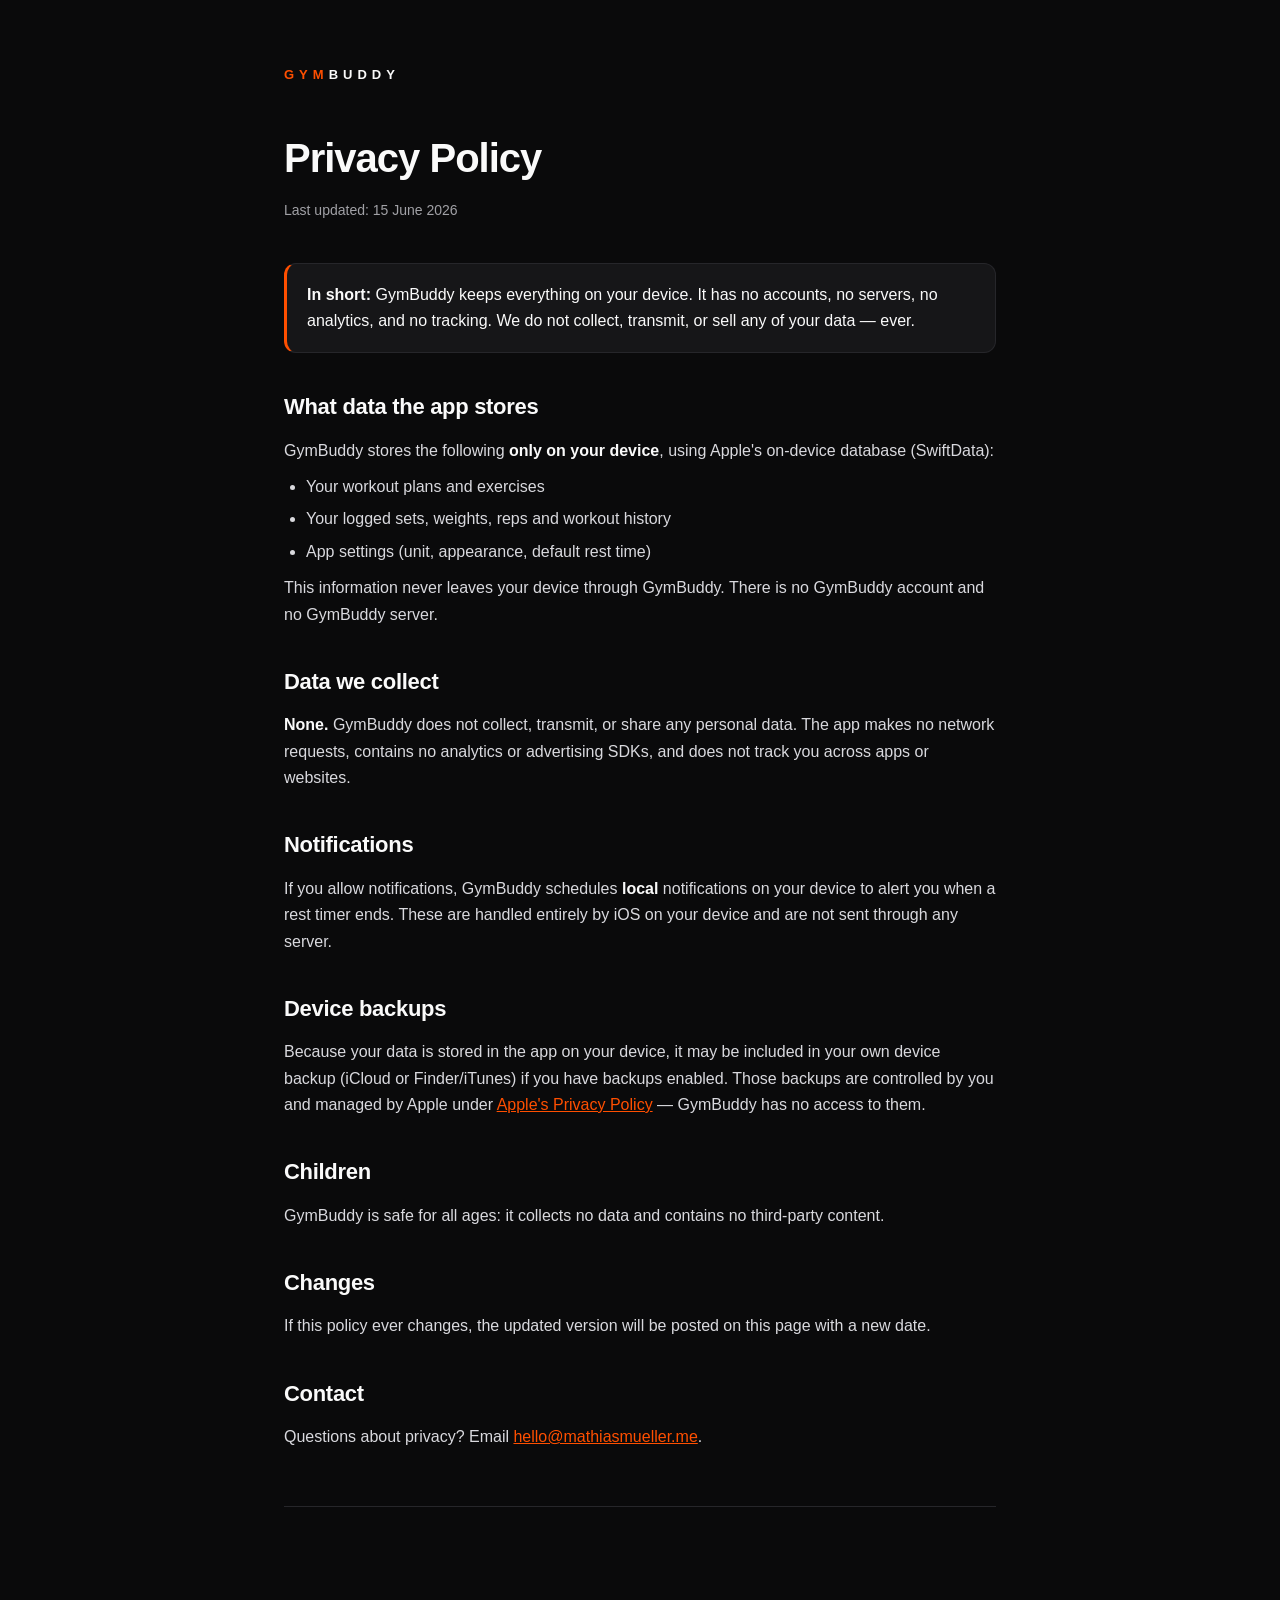
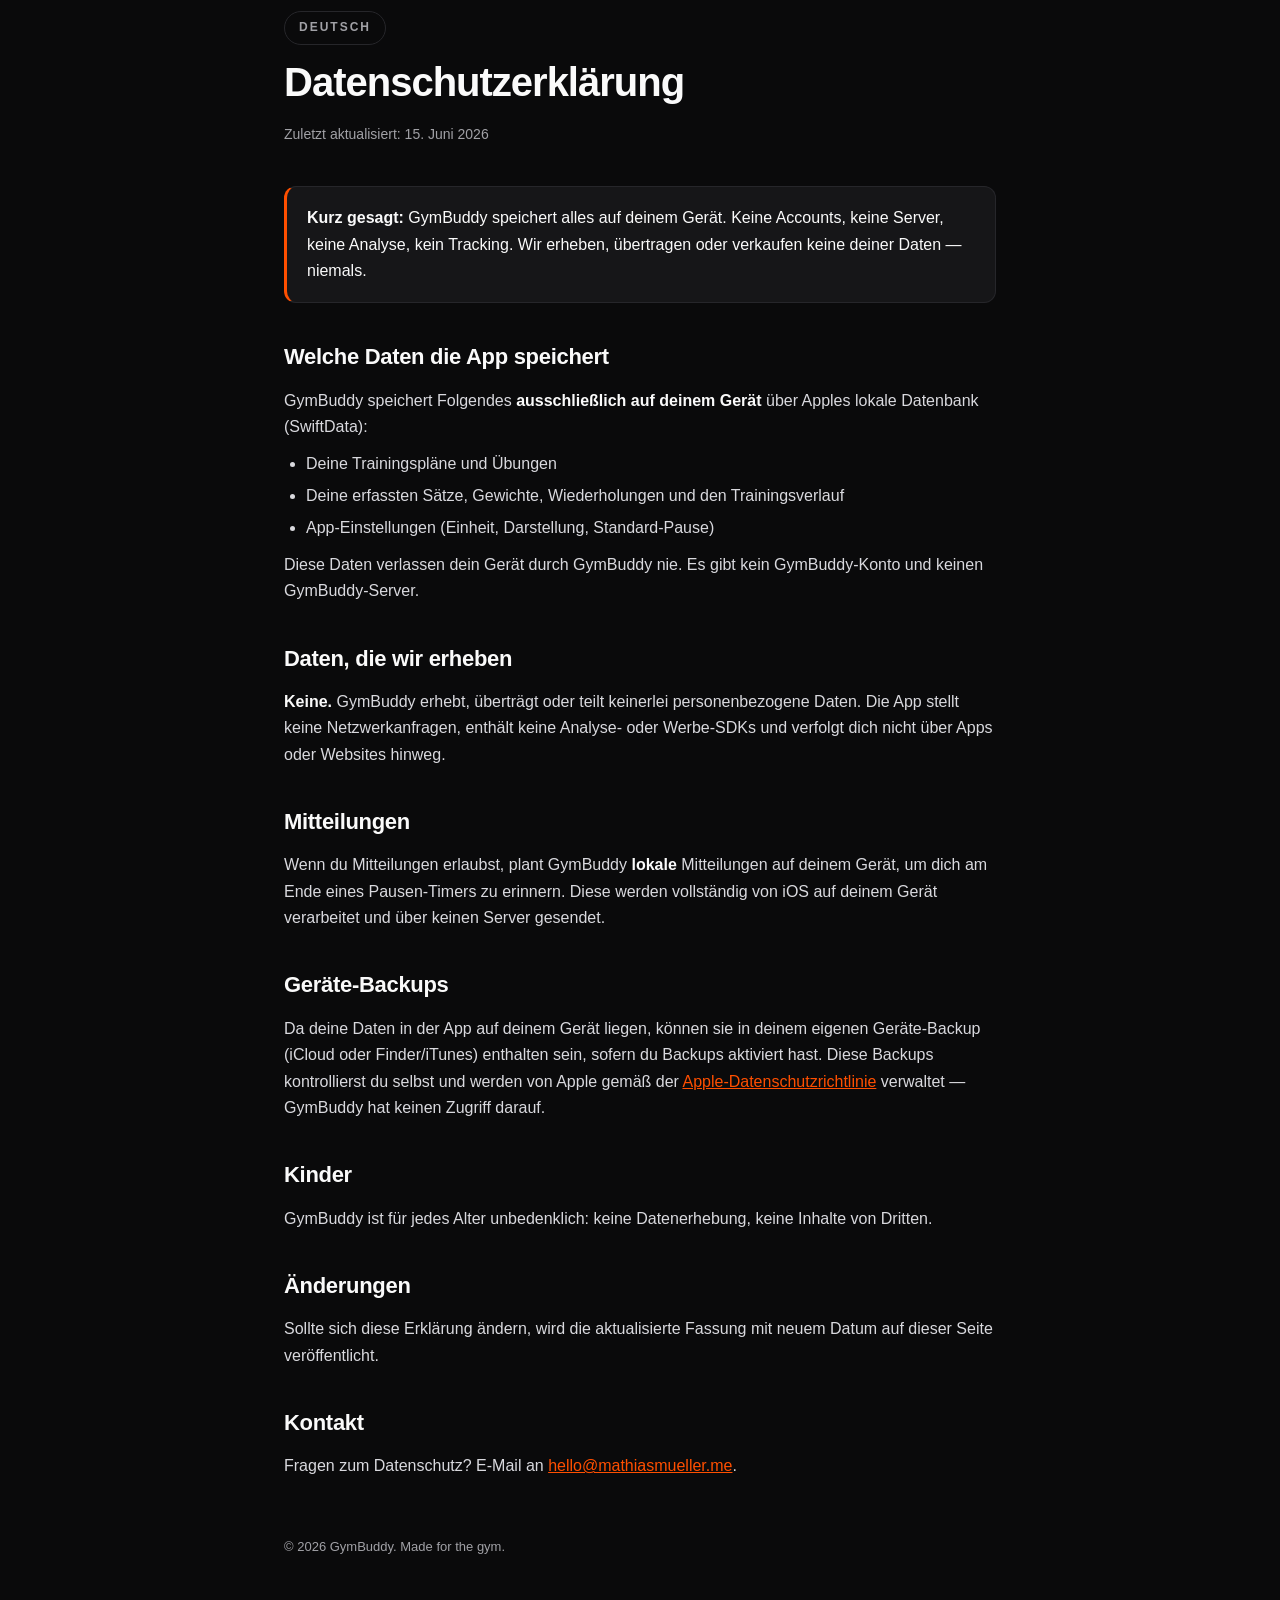
<file: docs/privacy/index.html>
<!DOCTYPE html>
<html lang="en">

<head>
  <meta charset="UTF-8">
  <meta name="viewport" content="width=device-width, initial-scale=1.0">
  <title>GymBuddy — Privacy Policy</title>
  <style>
    :root {
      --bg: #0A0A0B;
      --surface: #161618;
      --accent: #FF4F00;
      --txt: #FAFAFA;
      --txt2: #A1A1A6;
      --line: #26262a;
    }

    * {
      margin: 0;
      padding: 0;
      box-sizing: border-box
    }

    body {
      background: var(--bg);
      color: var(--txt);
      font-family: -apple-system, BlinkMacSystemFont, "Segoe UI", Roboto, sans-serif;
      line-height: 1.65;
      -webkit-font-smoothing: antialiased
    }

    .wrap {
      max-width: 760px;
      margin: 0 auto;
      padding: 64px 24px 96px
    }

    .brand {
      font-size: 13px;
      font-weight: 900;
      letter-spacing: 5px;
      margin-bottom: 40px
    }

    .brand b {
      color: var(--accent)
    }

    h1 {
      font-size: 40px;
      font-weight: 900;
      letter-spacing: -1px;
      margin-bottom: 8px
    }

    .date {
      color: var(--txt2);
      font-size: 14px;
      margin-bottom: 40px
    }

    h2 {
      font-size: 22px;
      font-weight: 800;
      margin: 36px 0 12px;
      letter-spacing: -.3px
    }

    p,
    li {
      color: #d9d9de;
      font-size: 16px
    }

    ul {
      padding-left: 22px;
      margin: 10px 0
    }

    li {
      margin: 6px 0
    }

    strong {
      color: var(--txt)
    }

    .tldr {
      background: var(--surface);
      border: 1px solid var(--line);
      border-left: 3px solid var(--accent);
      border-radius: 12px;
      padding: 18px 20px;
      margin: 8px 0 8px
    }

    a {
      color: var(--accent)
    }

    .lang {
      display: inline-block;
      font-size: 12px;
      font-weight: 800;
      letter-spacing: 2px;
      text-transform: uppercase;
      color: var(--txt2);
      border: 1px solid var(--line);
      border-radius: 99px;
      padding: 6px 14px;
      margin: 48px 0 4px
    }

    hr {
      border: none;
      border-top: 1px solid var(--line);
      margin: 56px 0
    }

    footer {
      color: var(--txt2);
      font-size: 13px;
      margin-top: 56px
    }
  </style>
</head>

<body>
  <div class="wrap">
    <div class="brand"><b>GYM</b>BUDDY</div>

    <!-- ============ ENGLISH ============ -->
    <h1>Privacy Policy</h1>
    <p class="date">Last updated: 15 June 2026</p>

    <div class="tldr">
      <strong>In short:</strong> GymBuddy keeps everything on your device. It has no accounts, no servers,
      no analytics, and no tracking. We do not collect, transmit, or sell any of your data — ever.
    </div>

    <h2>What data the app stores</h2>
    <p>GymBuddy stores the following <strong>only on your device</strong>, using Apple's on-device database (SwiftData):
    </p>
    <ul>
      <li>Your workout plans and exercises</li>
      <li>Your logged sets, weights, reps and workout history</li>
      <li>App settings (unit, appearance, default rest time)</li>
    </ul>
    <p>This information never leaves your device through GymBuddy. There is no GymBuddy account and no GymBuddy server.
    </p>

    <h2>Data we collect</h2>
    <p><strong>None.</strong> GymBuddy does not collect, transmit, or share any personal data. The app makes no
      network requests, contains no analytics or advertising SDKs, and does not track you across apps or websites.</p>

    <h2>Notifications</h2>
    <p>If you allow notifications, GymBuddy schedules <strong>local</strong> notifications on your device to alert you
      when a rest timer ends. These are handled entirely by iOS on your device and are not sent through any server.</p>

    <h2>Device backups</h2>
    <p>Because your data is stored in the app on your device, it may be included in your own device backup
      (iCloud or Finder/iTunes) if you have backups enabled. Those backups are controlled by you and managed by Apple
      under <a href="https://www.apple.com/legal/privacy/">Apple's Privacy Policy</a> — GymBuddy has no access to them.
    </p>

    <h2>Children</h2>
    <p>GymBuddy is safe for all ages: it collects no data and contains no third-party content.</p>

    <h2>Changes</h2>
    <p>If this policy ever changes, the updated version will be posted on this page with a new date.</p>

    <h2>Contact</h2>
    <p>Questions about privacy? Email <a
        href="mailto:hello@mathiasmueller.me">hello@mathiasmueller.me</a>.</p>

    <hr>

    <!-- ============ DEUTSCH ============ -->
    <span class="lang">Deutsch</span>
    <h1>Datenschutzerklärung</h1>
    <p class="date">Zuletzt aktualisiert: 15. Juni 2026</p>

    <div class="tldr">
      <strong>Kurz gesagt:</strong> GymBuddy speichert alles auf deinem Gerät. Keine Accounts, keine Server,
      keine Analyse, kein Tracking. Wir erheben, übertragen oder verkaufen keine deiner Daten — niemals.
    </div>

    <h2>Welche Daten die App speichert</h2>
    <p>GymBuddy speichert Folgendes <strong>ausschließlich auf deinem Gerät</strong> über Apples lokale Datenbank
      (SwiftData):</p>
    <ul>
      <li>Deine Trainingspläne und Übungen</li>
      <li>Deine erfassten Sätze, Gewichte, Wiederholungen und den Trainingsverlauf</li>
      <li>App-Einstellungen (Einheit, Darstellung, Standard-Pause)</li>
    </ul>
    <p>Diese Daten verlassen dein Gerät durch GymBuddy nie. Es gibt kein GymBuddy-Konto und keinen GymBuddy-Server.</p>

    <h2>Daten, die wir erheben</h2>
    <p><strong>Keine.</strong> GymBuddy erhebt, überträgt oder teilt keinerlei personenbezogene Daten. Die App stellt
      keine Netzwerkanfragen, enthält keine Analyse- oder Werbe-SDKs und verfolgt dich nicht über Apps oder Websites
      hinweg.</p>

    <h2>Mitteilungen</h2>
    <p>Wenn du Mitteilungen erlaubst, plant GymBuddy <strong>lokale</strong> Mitteilungen auf deinem Gerät, um dich am
      Ende eines Pausen-Timers zu erinnern. Diese werden vollständig von iOS auf deinem Gerät verarbeitet und über
      keinen Server gesendet.</p>

    <h2>Geräte-Backups</h2>
    <p>Da deine Daten in der App auf deinem Gerät liegen, können sie in deinem eigenen Geräte-Backup (iCloud oder
      Finder/iTunes) enthalten sein, sofern du Backups aktiviert hast. Diese Backups kontrollierst du selbst und werden
      von Apple gemäß der <a href="https://www.apple.com/legal/privacy/">Apple-Datenschutzrichtlinie</a> verwaltet —
      GymBuddy hat keinen Zugriff darauf.</p>

    <h2>Kinder</h2>
    <p>GymBuddy ist für jedes Alter unbedenklich: keine Datenerhebung, keine Inhalte von Dritten.</p>

    <h2>Änderungen</h2>
    <p>Sollte sich diese Erklärung ändern, wird die aktualisierte Fassung mit neuem Datum auf dieser Seite
      veröffentlicht.</p>

    <h2>Kontakt</h2>
    <p>Fragen zum Datenschutz? E-Mail an <a href="mailto:hello@mathiasmueller.me">hello@mathiasmueller.me</a>.</p>

    <footer>© 2026 GymBuddy. Made for the gym.</footer>
  </div>
</body>

</html>
</file>
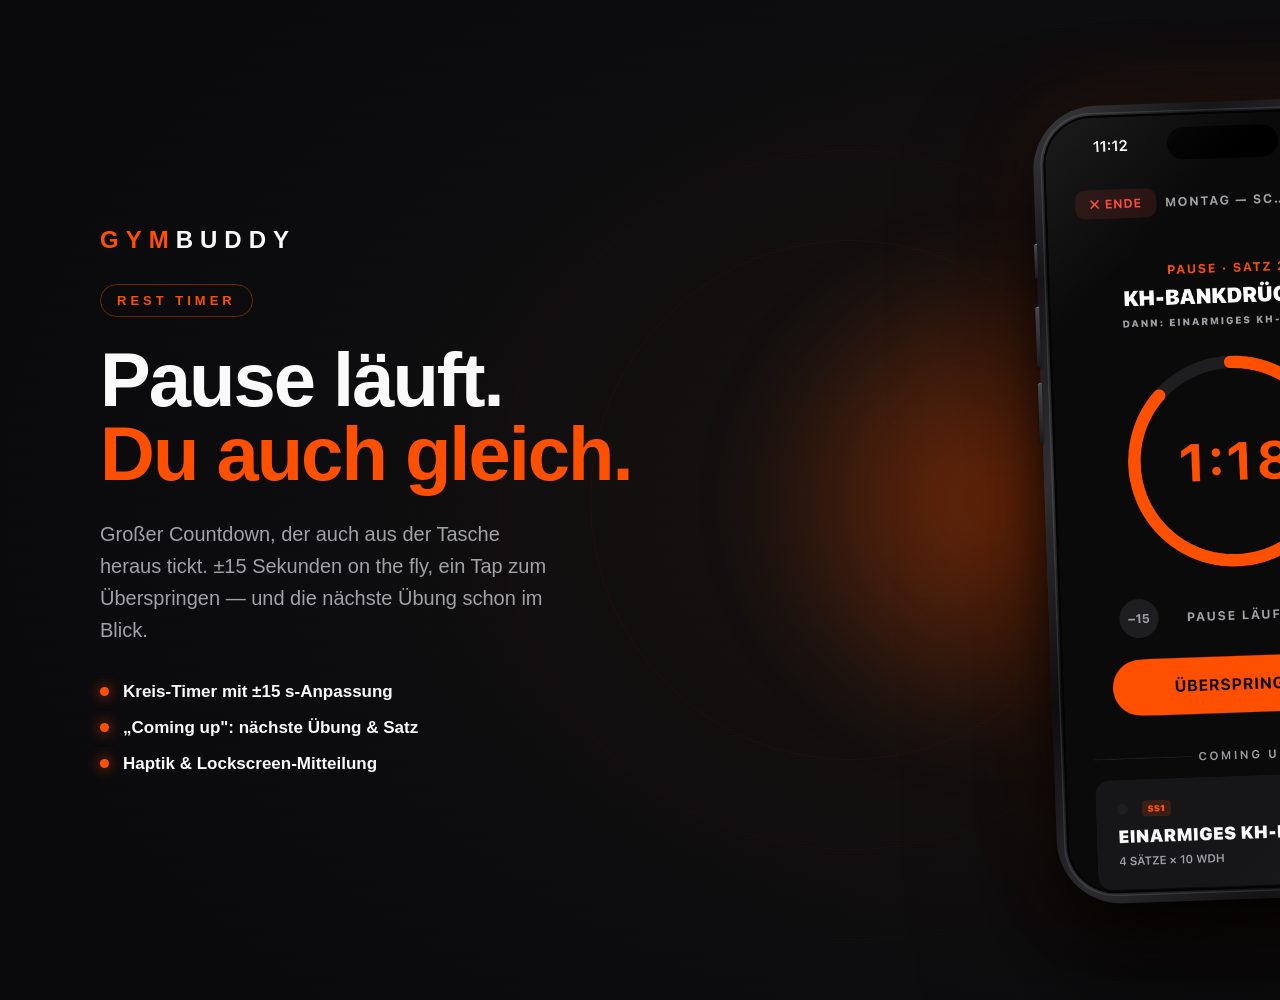
<file: .portfolio/rest.html>
<!DOCTYPE html>
<html lang="de">
<head>
<meta charset="UTF-8">
<link rel="stylesheet" href="frame.css">
<style>
  :root{ --accent:#FF4F00; --bg:#0A0A0B; --txt:#FAFAFA; --txt2:#A1A1A6; }
  *{margin:0;padding:0;box-sizing:border-box}
  html,body{width:1600px;height:1000px;overflow:hidden}
  body{font-family:-apple-system,BlinkMacSystemFont,"SF Pro Display","Helvetica Neue",sans-serif;-webkit-font-smoothing:antialiased}
  .stage{position:relative;width:1600px;height:1000px;overflow:hidden;
     background:radial-gradient(120% 120% at 72% 50%, #1d1410 0%, #0c0c0e 44%, #060607 100%);}
  .grain{position:absolute;inset:0;opacity:.5;background:
     repeating-linear-gradient(0deg, rgba(255,255,255,.012) 0 1px, transparent 1px 3px);mix-blend-mode:overlay}
  /* concentric rings echoing the timer */
  .rings{position:absolute;right:300px;top:50%;transform:translateY(-50%);width:900px;height:900px;z-index:1;opacity:.5}
  .rings span{position:absolute;border-radius:50%;border:1px solid rgba(255,79,0,.10);inset:0;margin:auto}
  .rings span:nth-child(1){width:520px;height:520px}
  .rings span:nth-child(2){width:700px;height:700px;border-color:rgba(255,79,0,.07)}
  .rings span:nth-child(3){width:880px;height:880px;border-color:rgba(255,79,0,.045)}

  .copy{position:absolute;left:100px;top:50%;transform:translateY(-50%);max-width:600px;z-index:6}
  .wordmark{font-size:24px;font-weight:900;letter-spacing:7px;margin-bottom:30px}
  .wordmark .g{color:var(--accent)} .wordmark .b{color:var(--txt)}
  .kicker{display:inline-block;font-size:13px;font-weight:800;letter-spacing:4px;text-transform:uppercase;color:var(--accent);
     border:1px solid rgba(255,79,0,.4);border-radius:99px;padding:8px 16px;margin-bottom:26px}
  h1{font-size:76px;line-height:.98;font-weight:900;letter-spacing:-2px;color:var(--txt)}
  h1 .o{color:var(--accent)}
  .sub{margin-top:26px;font-size:20px;line-height:1.6;color:var(--txt2);font-weight:500;max-width:460px}
  .feat{margin-top:36px;display:flex;flex-direction:column;gap:16px}
  .feat .row{display:flex;align-items:center;gap:14px;font-size:17px;color:var(--txt);font-weight:600}
  .feat .dot{width:9px;height:9px;border-radius:50%;background:var(--accent);box-shadow:0 0 14px rgba(255,79,0,.85);flex-shrink:0}

  .glow{position:absolute;right:300px;top:50%;width:600px;height:600px;border-radius:50%;
     background:radial-gradient(circle, rgba(255,79,0,.40), transparent 60%);filter:blur(36px);z-index:2;transform:translateY(-50%)}
  .phoneWrap{position:absolute;right:175px;top:50%;transform:translateY(-50%) rotate(-2deg);z-index:4}
  .device{box-shadow:0 70px 130px rgba(0,0,0,.74), 0 22px 48px rgba(0,0,0,.6), 0 0 90px rgba(255,79,0,.12);border-radius:64px}
</style>
</head>
<body>
<div class="stage">
  <div class="grain"></div>
  <div class="rings"><span></span><span></span><span></span></div>

  <div class="copy">
    <div class="wordmark"><span class="g">GYM</span><span class="b">BUDDY</span></div>
    <span class="kicker">Rest Timer</span>
    <h1>Pause läuft.<br><span class="o">Du auch gleich.</span></h1>
    <p class="sub">Großer Countdown, der auch aus der Tasche heraus tickt. ±15 Sekunden on the fly, ein Tap zum Überspringen — und die nächste Übung schon im Blick.</p>
    <div class="feat">
      <div class="row"><span class="dot"></span>Kreis-Timer mit ±15&nbsp;s-Anpassung</div>
      <div class="row"><span class="dot"></span>„Coming up": nächste Übung &amp; Satz</div>
      <div class="row"><span class="dot"></span>Haptik &amp; Lockscreen-Mitteilung</div>
    </div>
  </div>

  <div class="glow"></div>
  <div class="phoneWrap">
    <div class="device" style="--w:356px">
      <span class="btn act"></span><span class="btn vup"></span><span class="btn vdn"></span><span class="btn pow"></span><span class="btn cam"></span>
      <div class="bezel"><img class="screen" src="assets/rest.png" alt=""></div>
    </div>
  </div>
</div>
</body>
</html>
</file>
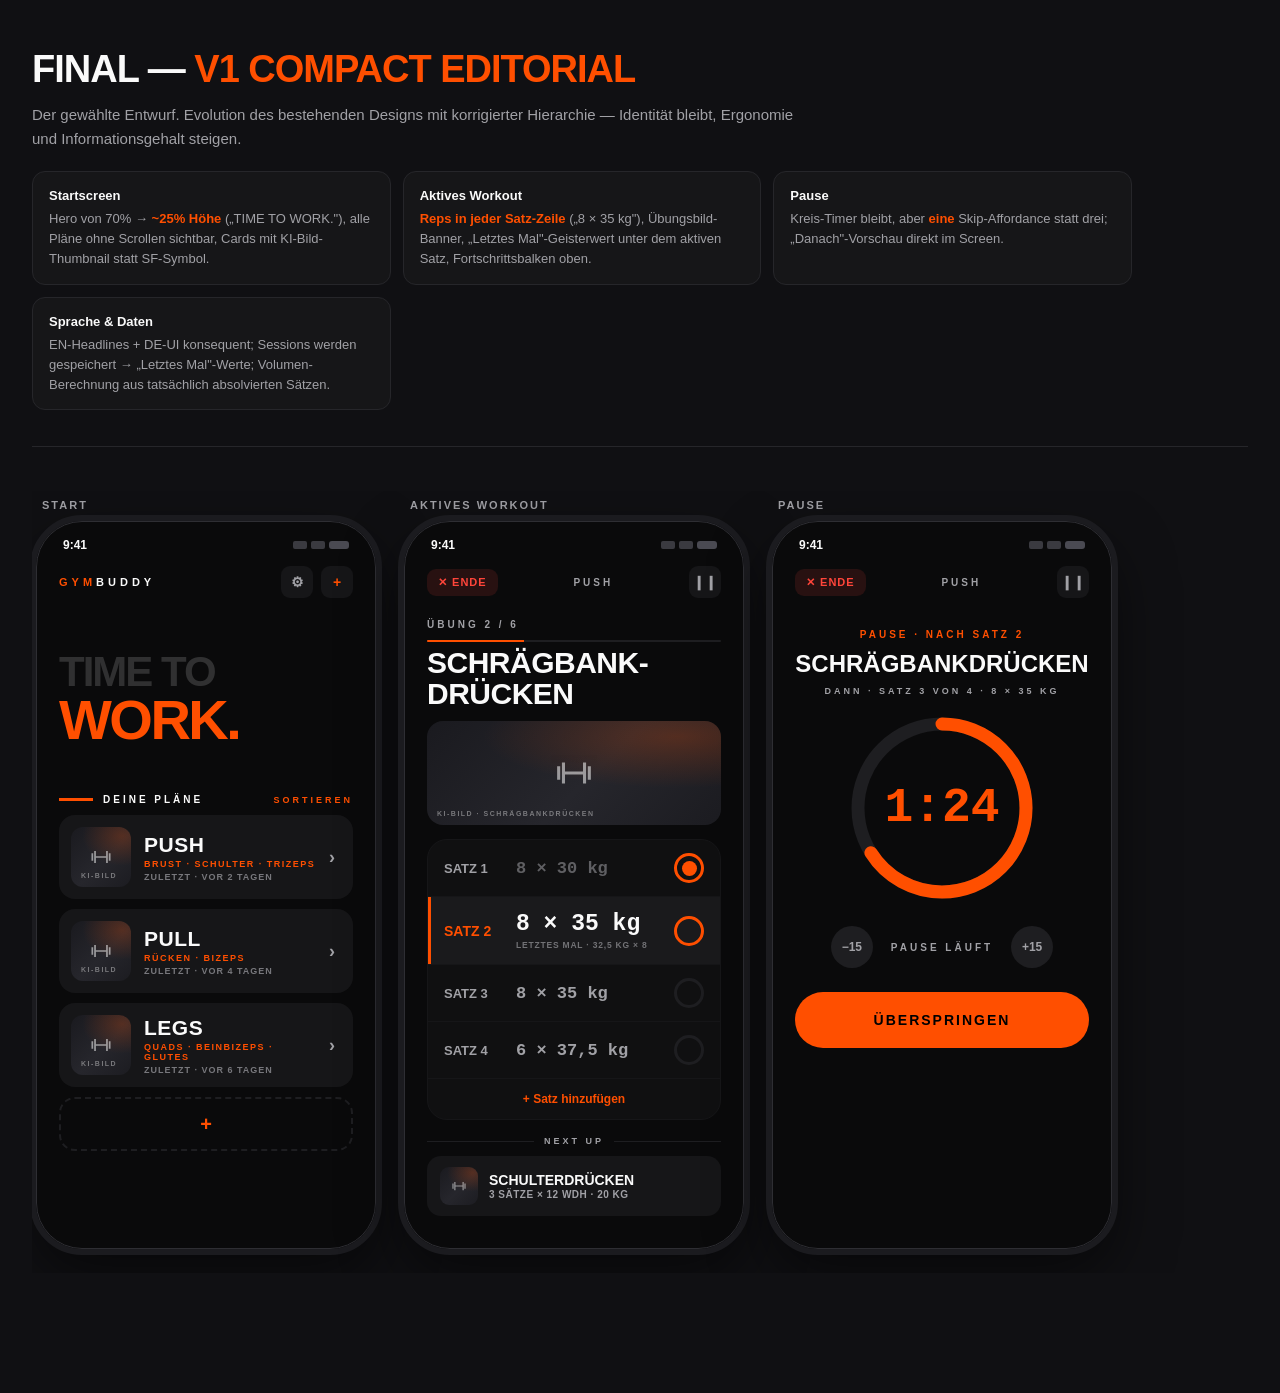
<file: docs/design/final-v1-compact-editorial.html>
<!DOCTYPE html>
<html lang="de">
<head>
<meta charset="UTF-8">
<meta name="viewport" content="width=device-width, initial-scale=1.0">
<title>GymBuddy — Finaler Entwurf: V1 Compact Editorial</title>
<style>
  :root{
    --bg:#0A0A0B; --surface:#161618; --elev:#1E1E21; --accent:#FF4F00;
    --accent-dim:#331405; --txt:#FAFAFA; --txt2:#A1A1A6; --ok:#32D74B; --bad:#FF453A;
    --page:#101013; --line:#26262a;
  }
  *{margin:0;padding:0;box-sizing:border-box}
  body{background:var(--page);color:var(--txt);font-family:-apple-system,BlinkMacSystemFont,"SF Pro Display","Segoe UI",Roboto,sans-serif;-webkit-font-smoothing:antialiased}
  .wrap{max-width:1280px;margin:0 auto;padding:48px 32px 120px}
  .head{margin-bottom:44px;border-bottom:1px solid var(--line);padding-bottom:36px}
  .head h1{font-size:38px;font-weight:900;letter-spacing:-1px}
  .head h1 em{color:var(--accent);font-style:normal}
  .head p{color:var(--txt2);font-size:15px;line-height:1.6;max-width:780px;margin-top:12px}
  .delta{margin-top:20px;display:grid;grid-template-columns:repeat(auto-fit,minmax(330px,1fr));gap:12px;max-width:1100px}
  .delta div{background:var(--surface);border:1px solid var(--line);border-radius:13px;padding:14px 16px;font-size:13px;color:var(--txt2);line-height:1.55}
  .delta b{color:var(--txt);display:block;margin-bottom:3px;font-size:13px}
  .delta span{color:var(--accent);font-weight:800}
  .phones{display:flex;gap:28px;overflow-x:auto;padding:8px 4px 24px}
  .phone-slot{flex-shrink:0}
  .slot-label{font-size:11px;font-weight:800;letter-spacing:2px;text-transform:uppercase;color:var(--txt2);margin-bottom:10px;padding-left:6px}
  .phone{position:relative;width:340px;height:728px;background:var(--bg);border-radius:46px;border:1px solid #2e2e33;outline:6px solid #1b1b1f;overflow:hidden;display:flex;flex-direction:column;box-shadow:0 24px 60px rgba(0,0,0,.55)}
  .sbar{display:flex;justify-content:space-between;align-items:center;padding:16px 26px 4px;font-size:12px;font-weight:700;flex-shrink:0;position:relative;z-index:5}
  .sbar .dots{display:flex;gap:4px;align-items:center}
  .sbar .dots i{display:block;width:14px;height:8px;border-radius:2px;background:#3a3a40}
  .sbar .dots i.b{width:20px;background:#4a4a52;border-radius:3px}
  .scr{flex:1;display:flex;flex-direction:column;overflow:hidden;position:relative}
  .px{padding-left:22px;padding-right:22px}
  .kick{font-size:10px;font-weight:800;letter-spacing:3px;text-transform:uppercase;color:var(--txt2)}
  .kick.acc{color:var(--accent)}
  .logo{font-size:11px;font-weight:900;letter-spacing:4px}
  .logo b{color:var(--accent)}
  .icbtn{width:32px;height:32px;border-radius:9px;background:var(--surface);display:flex;align-items:center;justify-content:center;color:var(--txt2);font-size:14px;font-weight:800}
  .icbtn.acc{color:var(--accent)}
  .topbar{display:flex;align-items:center;justify-content:space-between;gap:8px;padding-top:10px}
  .endchip{display:flex;align-items:center;gap:5px;font-size:11px;font-weight:800;letter-spacing:1px;color:var(--bad);background:rgba(255,69,58,.12);padding:7px 11px;border-radius:9px}
  .mono{font-family:"SF Mono",ui-monospace,SFMono-Regular,Menlo,monospace}
  .prog{height:2px;background:var(--elev);border-radius:1px;overflow:hidden}
  .prog i{display:block;height:100%;background:var(--accent)}
  .imgph{position:relative;background:linear-gradient(135deg,#1a1a1f 0%,#26262c 55%,#1c1c21 100%);overflow:hidden;display:flex;align-items:center;justify-content:center}
  .imgph::before{content:"";position:absolute;inset:0;background:radial-gradient(120% 90% at 85% 15%,rgba(255,79,0,.22),transparent 55%)}
  .imgph svg{position:relative;opacity:.55}
  .imgph .tag{position:absolute;left:10px;bottom:8px;font-size:7px;font-weight:800;letter-spacing:1.5px;color:rgba(250,250,250,.4);text-transform:uppercase}
  .check{width:30px;height:30px;border-radius:50%;border:3px solid var(--elev);flex-shrink:0;display:flex;align-items:center;justify-content:center}
  .check.on{border-color:var(--accent)}
  .check.on i{display:block;width:15px;height:15px;border-radius:50%;background:var(--accent)}
  .check.ring{border-color:var(--accent)}
  .divider{display:flex;align-items:center;gap:10px}
  .divider::before,.divider::after{content:"";flex:1;height:1px;background:var(--elev)}
  .bigbtn{display:flex;align-items:center;justify-content:center;gap:8px;background:var(--accent);color:#000;font-size:14px;font-weight:900;letter-spacing:2px;border-radius:99px;height:56px}
  .ghostrnd{width:42px;height:42px;border-radius:50%;background:var(--elev);display:flex;align-items:center;justify-content:center;font-size:12px;font-weight:800;color:var(--txt2)}
  svg.dmb{width:46px;height:46px}
  .v1-hero{padding-top:54px}
  .v1-hero .l1{font-size:42px;font-weight:900;letter-spacing:-2px;color:rgba(250,250,250,.16);line-height:.95}
  .v1-hero .l2{font-size:56px;font-weight:900;letter-spacing:-2.5px;color:var(--accent);line-height:1}
  .v1-card{display:flex;align-items:center;gap:13px;background:var(--surface);border-radius:16px;padding:12px;margin-top:10px}
  .v1-card .imgph{width:60px;height:60px;border-radius:12px;flex-shrink:0}
  .v1-card .imgph svg{width:26px;height:26px}
  .v1-card h4{font-size:21px;font-weight:900;letter-spacing:.5px}
  .v1-card .mus{font-size:9px;font-weight:800;letter-spacing:1.5px;color:var(--accent);margin-top:2px}
  .v1-card .last{font-size:9px;font-weight:600;letter-spacing:1px;color:rgba(161,161,166,.7);margin-top:3px}
  .v1-card .chev{margin-left:auto;color:var(--txt2);font-size:18px;font-weight:700;padding-right:6px}
  .v1-add{display:flex;align-items:center;justify-content:center;height:54px;border:2px dashed var(--elev);border-radius:16px;color:var(--accent);font-size:20px;font-weight:700;margin-top:10px}
  .v1-xname{font-size:30px;font-weight:900;letter-spacing:-.5px;line-height:1.02;margin-top:6px}
  .v1-banner{height:104px;border-radius:16px;margin-top:12px}
  .v1-sets{background:rgba(30,30,33,.32);border:1px solid var(--surface);border-radius:20px;margin-top:14px;overflow:hidden}
  .v1-set{display:flex;align-items:center;gap:10px;padding:13px 16px;border-bottom:1px solid var(--surface)}
  .v1-set:last-child{border-bottom:none}
  .v1-set .n{font-size:13px;font-weight:900;color:var(--txt2);width:62px;white-space:nowrap;flex-shrink:0}
  .v1-set .val{font-size:17px;font-weight:700;color:var(--txt2)}
  .v1-set.active{background:rgba(30,30,33,.7);box-shadow:inset 3px 0 0 var(--accent);padding-top:14px;padding-bottom:14px}
  .v1-set.active .n{color:var(--accent);font-size:14px}
  .v1-set.active .val{font-size:23px;color:var(--txt);font-weight:800}
  .v1-set.done .val{opacity:.55}
  .v1-ghost{font-size:8.5px;font-weight:700;letter-spacing:.8px;color:rgba(161,161,166,.65);margin-top:3px;white-space:nowrap}
  .v1-addset{text-align:center;color:var(--accent);font-size:12px;font-weight:800;padding:13px}
  .v1-next{display:flex;align-items:center;gap:11px;background:var(--surface);border-radius:14px;padding:11px 13px;margin-top:10px}
  .v1-next .imgph{width:38px;height:38px;border-radius:9px}
  .v1-next h5{font-size:14px;font-weight:900}
  .v1-next p{font-size:10px;font-weight:700;color:var(--txt2);letter-spacing:.5px;margin-top:1px}
  .v1-ring{position:relative;width:188px;height:188px;margin:18px auto 0}
  .v1-ring .t{position:absolute;inset:0;display:flex;align-items:center;justify-content:center;font-size:48px;font-weight:800;color:var(--accent)}
</style>
</head>
<body>
<div class="wrap">
  <header class="head">
    <h1>FINAL — <em>V1 COMPACT EDITORIAL</em></h1>
    <p>Der gewählte Entwurf. Evolution des bestehenden Designs mit korrigierter Hierarchie — Identität bleibt, Ergonomie und Informationsgehalt steigen.</p>
    <div class="delta">
      <div><b>Startscreen</b>Hero von 70% → <span>~25% Höhe</span> („TIME TO WORK."), alle Pläne ohne Scrollen sichtbar, Cards mit KI-Bild-Thumbnail statt SF-Symbol.</div>
      <div><b>Aktives Workout</b><span>Reps in jeder Satz-Zeile</span> („8 × 35 kg"), Übungsbild-Banner, „Letztes Mal"-Geisterwert unter dem aktiven Satz, Fortschrittsbalken oben.</div>
      <div><b>Pause</b>Kreis-Timer bleibt, aber <span>eine</span> Skip-Affordance statt drei; „Danach"-Vorschau direkt im Screen.</div>
      <div><b>Sprache & Daten</b>EN-Headlines + DE-UI konsequent; Sessions werden gespeichert → „Letztes Mal"-Werte; Volumen-Berechnung aus tatsächlich absolvierten Sätzen.</div>
    </div>
  </header>
  <div class="phones">

    <div class="phone-slot"><div class="slot-label">Start</div>
    <div class="phone">
      <div class="sbar"><span>9:41</span><span class="dots"><i></i><i></i><i class="b"></i></span></div>
      <div class="scr px">
        <div class="topbar">
          <span class="logo"><b>GYM</b>BUDDY</span>
          <span style="display:flex;gap:8px"><span class="icbtn">⚙</span><span class="icbtn acc">+</span></span>
        </div>
        <div class="v1-hero">
          <div class="l1">TIME TO</div>
          <div class="l2">WORK.</div>
        </div>
        <div style="display:flex;align-items:center;gap:10px;margin-top:46px">
          <span style="width:34px;height:3px;background:var(--accent)"></span>
          <span class="kick" style="color:var(--txt)">Deine Pläne</span>
          <span class="kick acc" style="margin-left:auto;font-size:9px">Sortieren</span>
        </div>
        <div class="v1-card">
          <div class="imgph"><svg class="dmb" viewBox="0 0 24 24" fill="none" stroke="#FAFAFA" stroke-width="1.6"><path d="M6.5 6.5v11M4 8.5v7M17.5 6.5v11M20 8.5v7M6.5 12h11"/></svg><span class="tag">KI-Bild</span></div>
          <div><h4>PUSH</h4><div class="mus">BRUST · SCHULTER · TRIZEPS</div><div class="last">ZULETZT · VOR 2 TAGEN</div></div>
          <span class="chev">›</span>
        </div>
        <div class="v1-card">
          <div class="imgph"><svg class="dmb" viewBox="0 0 24 24" fill="none" stroke="#FAFAFA" stroke-width="1.6"><path d="M6.5 6.5v11M4 8.5v7M17.5 6.5v11M20 8.5v7M6.5 12h11"/></svg><span class="tag">KI-Bild</span></div>
          <div><h4>PULL</h4><div class="mus">RÜCKEN · BIZEPS</div><div class="last">ZULETZT · VOR 4 TAGEN</div></div>
          <span class="chev">›</span>
        </div>
        <div class="v1-card">
          <div class="imgph"><svg class="dmb" viewBox="0 0 24 24" fill="none" stroke="#FAFAFA" stroke-width="1.6"><path d="M6.5 6.5v11M4 8.5v7M17.5 6.5v11M20 8.5v7M6.5 12h11"/></svg><span class="tag">KI-Bild</span></div>
          <div><h4>LEGS</h4><div class="mus">QUADS · BEINBIZEPS · GLUTES</div><div class="last">ZULETZT · VOR 6 TAGEN</div></div>
          <span class="chev">›</span>
        </div>
        <div class="v1-add">+</div>
      </div>
    </div></div>

    <div class="phone-slot"><div class="slot-label">Aktives Workout</div>
    <div class="phone">
      <div class="sbar"><span>9:41</span><span class="dots"><i></i><i></i><i class="b"></i></span></div>
      <div class="scr px">
        <div class="topbar">
          <span class="endchip">✕ ENDE</span>
          <span class="kick">PUSH</span>
          <span class="icbtn">❙❙</span>
        </div>
        <div style="margin-top:16px">
          <span class="kick">ÜBUNG 2 / 6</span>
          <div class="prog" style="margin-top:8px"><i style="width:33%"></i></div>
        </div>
        <div class="v1-xname">SCHRÄGBANK­DRÜCKEN</div>
        <div class="v1-banner imgph"><svg class="dmb" viewBox="0 0 24 24" fill="none" stroke="#FAFAFA" stroke-width="1.6"><path d="M6.5 6.5v11M4 8.5v7M17.5 6.5v11M20 8.5v7M6.5 12h11"/></svg><span class="tag">KI-Bild · Schrägbankdrücken</span></div>
        <div class="v1-sets">
          <div class="v1-set done"><span class="n">SATZ 1</span><span class="val mono">8 × 30 kg</span><span class="check on" style="margin-left:auto"><i></i></span></div>
          <div class="v1-set active">
            <span class="n">SATZ 2</span>
            <div><div class="val mono">8 × 35 kg</div><div class="v1-ghost">LETZTES MAL · 32,5 KG × 8</div></div>
            <span class="check ring" style="margin-left:auto"></span>
          </div>
          <div class="v1-set"><span class="n">SATZ 3</span><span class="val mono">8 × 35 kg</span><span class="check" style="margin-left:auto"></span></div>
          <div class="v1-set"><span class="n">SATZ 4</span><span class="val mono">6 × 37,5 kg</span><span class="check" style="margin-left:auto"></span></div>
          <div class="v1-addset">+ Satz hinzufügen</div>
        </div>
        <div class="divider" style="margin-top:16px"><span class="kick" style="font-size:9px">NEXT UP</span></div>
        <div class="v1-next">
          <div class="imgph"><svg viewBox="0 0 24 24" width="18" height="18" fill="none" stroke="#FAFAFA" stroke-width="1.6"><path d="M6.5 6.5v11M4 8.5v7M17.5 6.5v11M20 8.5v7M6.5 12h11"/></svg></div>
          <div><h5>SCHULTERDRÜCKEN</h5><p>3 SÄTZE × 12 WDH · 20 KG</p></div>
        </div>
      </div>
    </div></div>

    <div class="phone-slot"><div class="slot-label">Pause</div>
    <div class="phone">
      <div class="sbar"><span>9:41</span><span class="dots"><i></i><i></i><i class="b"></i></span></div>
      <div class="scr px">
        <div class="topbar">
          <span class="endchip">✕ ENDE</span>
          <span class="kick">PUSH</span>
          <span class="icbtn">❙❙</span>
        </div>
        <div style="text-align:center;margin-top:26px">
          <span class="kick acc">PAUSE · NACH SATZ 2</span>
          <div style="font-size:24px;font-weight:900;margin-top:8px">SCHRÄGBANKDRÜCKEN</div>
          <div class="kick" style="margin-top:8px;font-size:9px">DANN · SATZ 3 VON 4 · 8 × 35 KG</div>
        </div>
        <div class="v1-ring">
          <svg width="188" height="188" viewBox="0 0 188 188" style="transform:rotate(-90deg)">
            <circle cx="94" cy="94" r="84" stroke="#1E1E21" stroke-width="13" fill="none"/>
            <circle cx="94" cy="94" r="84" stroke="#FF4F00" stroke-width="13" fill="none" stroke-linecap="round" stroke-dasharray="528" stroke-dashoffset="180"/>
          </svg>
          <div class="t mono">1:24</div>
        </div>
        <div style="display:flex;align-items:center;justify-content:center;gap:18px;margin-top:24px">
          <span class="ghostrnd">−15</span>
          <span class="kick">PAUSE LÄUFT</span>
          <span class="ghostrnd">+15</span>
        </div>
        <div class="bigbtn" style="margin-top:24px">ÜBERSPRINGEN</div>
      </div>
    </div></div>

  </div>
</div>
</body>
</html>
</file>
<file: .portfolio/frame.css>
/* High-fidelity iPhone 17 Pro (black titanium) device frame. */
.device{
  position:relative;
  width:calc(var(--w) + 24px);
  padding:12px;
  border-radius:58px;
  background:
    linear-gradient(135deg,#3c3c40 0%, #161618 15%, #303034 32%, #0d0d0f 51%, #2b2b2f 69%, #131315 85%, #3a3a3e 100%);
  box-shadow:
    inset 0 0 0 1px rgba(255,255,255,.07),
    inset 0 1.5px 1px rgba(255,255,255,.22),
    inset 0 -1.5px 1px rgba(0,0,0,.65);
}
.device::before{
  content:"";position:absolute;inset:7px;border-radius:52px;
  box-shadow:inset 0 0 0 1.5px rgba(255,255,255,.10);
  pointer-events:none;z-index:5;
}
.bezel{
  position:relative;background:#000;border-radius:47px;overflow:hidden;
  box-shadow:0 0 0 2px #040404;
}
.screen{display:block;width:var(--w);height:auto;border-radius:47px}
.bezel::after{
  content:"";position:absolute;inset:0;border-radius:47px;pointer-events:none;z-index:4;
  background:linear-gradient(135deg, rgba(255,255,255,.07) 0%, transparent 20%, transparent 80%, rgba(255,255,255,.025) 100%);
}
.btn{position:absolute;z-index:2;
  background:linear-gradient(180deg,#48484c 0%,#1a1a1c 100%);
  box-shadow:inset 0 1px rgba(255,255,255,.22), 0 1px 2px rgba(0,0,0,.55);}
.btn.act{left:-2.5px; top:17%;  width:3.5px; height:4.4%;  border-radius:3px 0 0 3px}
.btn.vup{left:-3px;   top:25%;  width:4px;   height:7.6%;  border-radius:3px 0 0 3px}
.btn.vdn{left:-3px;   top:34.5%;width:4px;   height:7.6%;  border-radius:3px 0 0 3px}
.btn.pow{right:-3px;  top:29%;  width:4px;   height:12.5%; border-radius:0 3px 3px 0}
.btn.cam{right:-2.5px;top:46%;  width:3.5px; height:5.6%;  border-radius:0 3px 3px 0;
  background:linear-gradient(180deg,#5c5c60,#2a2a2c)}
</file>
